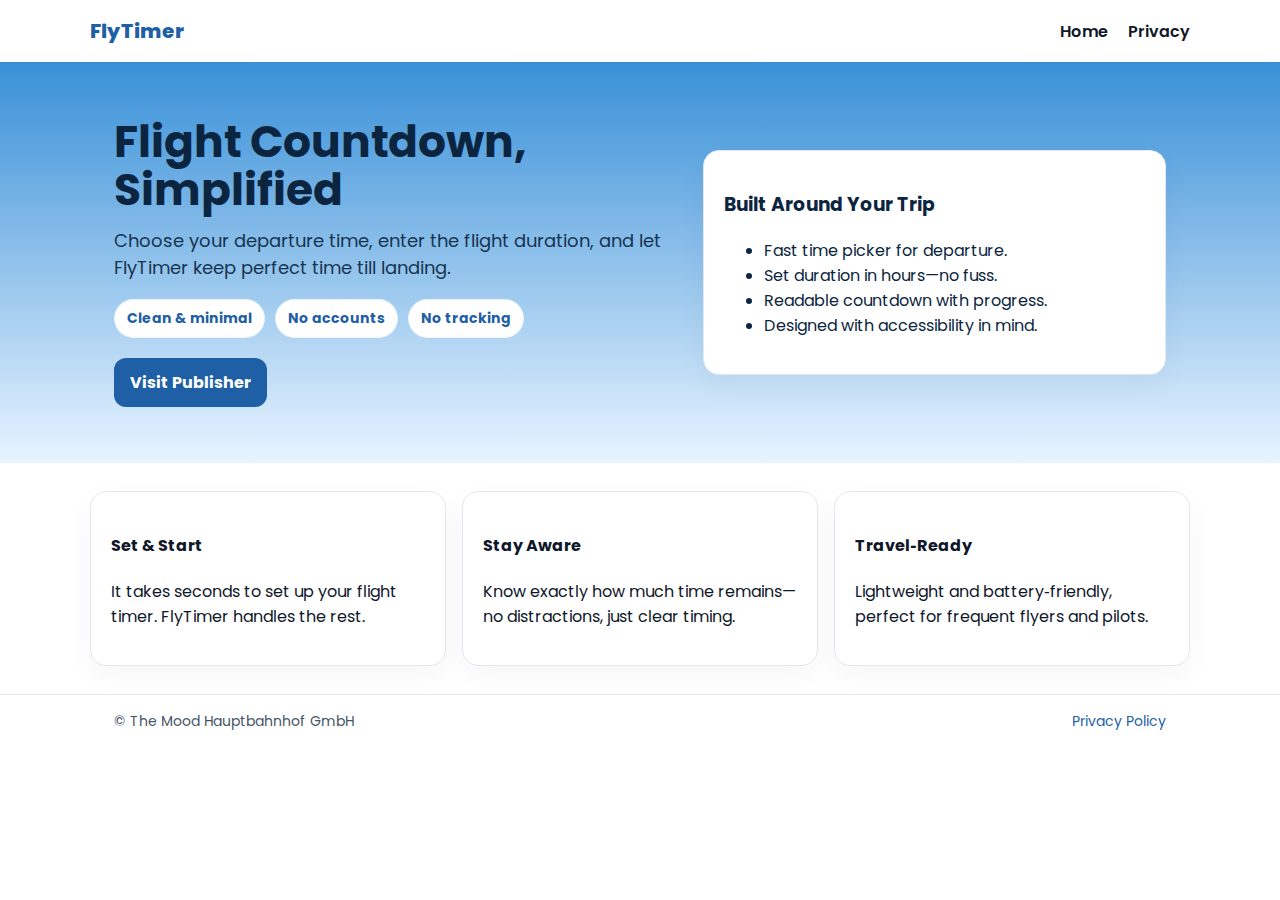
<file: index.html>
<!doctype html>
<html lang="en">
<head>
  <meta charset="utf-8">
  <meta name="viewport" content="width=device-width, initial-scale=1">
  <title>FlyTimer: Flight Countdown App</title>
  <meta name="description" content="FlyTimer: set departure time, add flight hours, and track a clean countdown from takeoff to landing.">
  <link rel="preconnect" href="https://fonts.googleapis.com">
  <link rel="preconnect" href="https://fonts.gstatic.com" crossorigin>
  <link href="https://fonts.googleapis.com/css2?family=Poppins:wght@300;400;600;700;800&display=swap" rel="stylesheet">
  <link rel="stylesheet" href="styles.css">
</head>
<body>
  <header class="container nav">
    <div class="brand">FlyTimer</div>
    <nav>
      <a href="index.html">Home</a>
      <a href="privacy.html">Privacy</a>
    </nav>
  </header>

  <section class="hero">
    <div class="container">
      <div>
        <h1>Flight Countdown, Simplified</h1>
        <p>Choose your departure time, enter the flight duration, and let FlyTimer keep perfect time till landing.</p>
        <div class="badges">
          <span class="badge">Clean &amp; minimal</span>
          <span class="badge">No accounts</span>
          <span class="badge">No tracking</span>
        </div>
        <div style="margin-top:20px">
          <a class="button" href="https://www.brightmoodapps.de/" target="_blank" rel="noopener">Visit Publisher</a>
        </div>
      </div>
      <div class="card">
        <h3>Built Around Your Trip</h3>
        <ul>
          <li>Fast time picker for departure.</li>
          <li>Set duration in hours—no fuss.</li>
          <li>Readable countdown with progress.</li>
          <li>Designed with accessibility in mind.</li>
        </ul>
      </div>
    </div>
  </section>

  <main class="container section">
    <div class="grid">
      <div class="card">
        <h4>Set &amp; Start</h4>
        <p>It takes seconds to set up your flight timer. FlyTimer handles the rest.</p>
      </div>
      <div class="card">
        <h4>Stay Aware</h4>
        <p>Know exactly how much time remains—no distractions, just clear timing.</p>
      </div>
      <div class="card">
        <h4>Travel‑Ready</h4>
        <p>Lightweight and battery‑friendly, perfect for frequent flyers and pilots.</p>
      </div>
    </div>
  </main>

  <footer class="footer">
    <div class="container">
      <div>© The Mood Hauptbahnhof GmbH</div>
      <div>
        <a href="privacy.html">Privacy Policy</a>
      </div>
    </div>
  </footer>
</body>
</html>
</file>
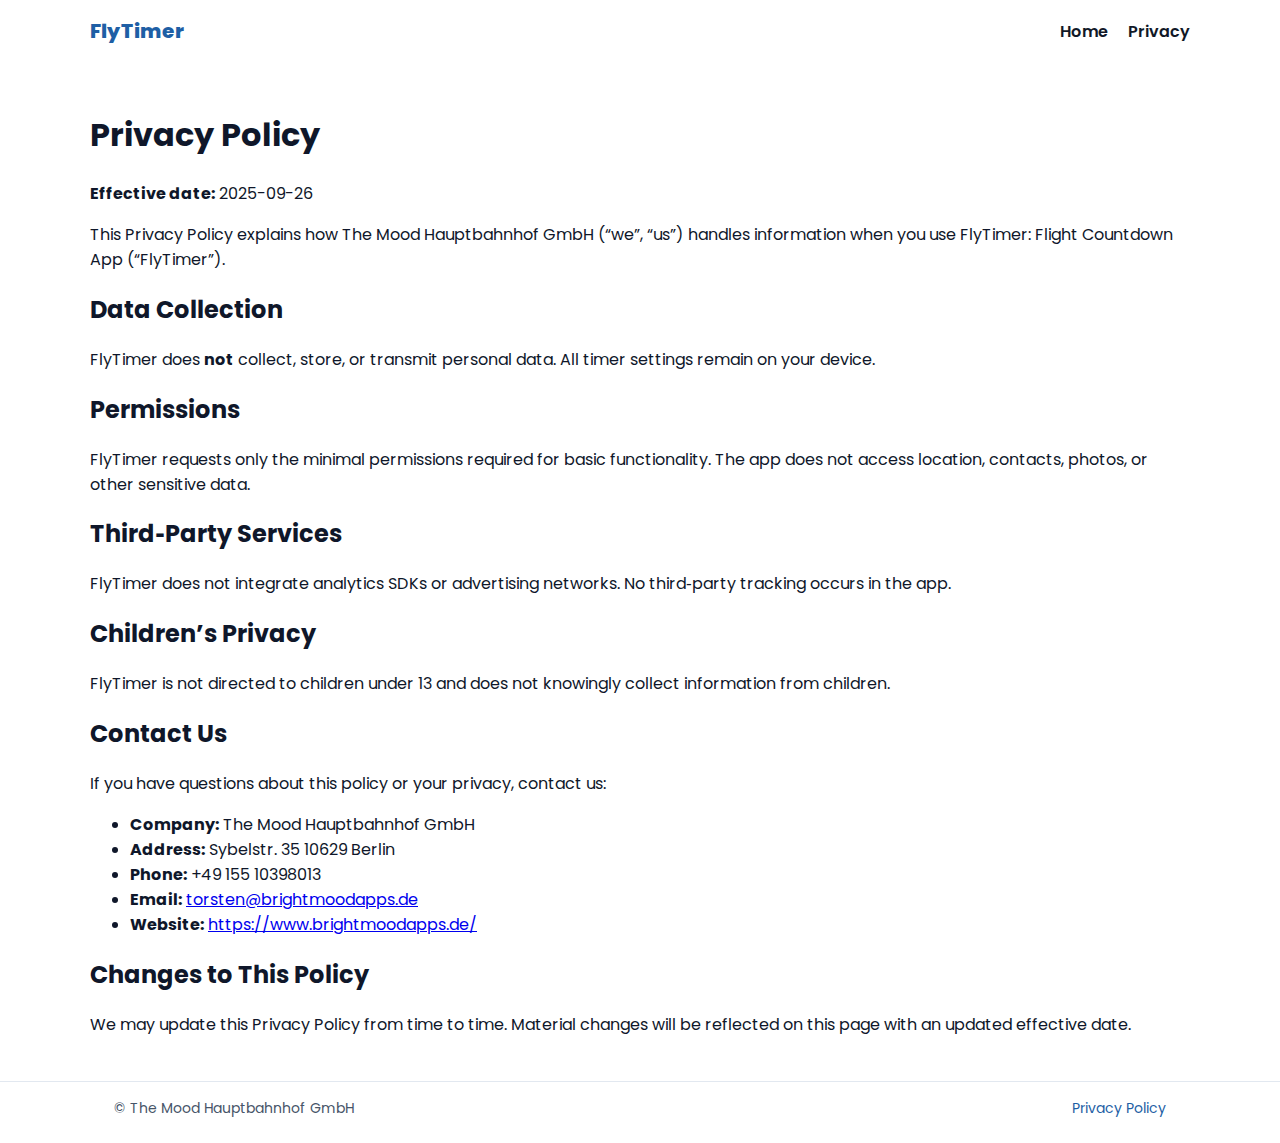
<file: privacy.html>
<!doctype html>
<html lang="en">
<head>
  <meta charset="utf-8">
  <meta name="viewport" content="width=device-width, initial-scale=1">
  <title>Privacy Policy — FlyTimer</title>
  <meta name="description" content="Privacy Policy for FlyTimer: Flight Countdown App">
  <link rel="preconnect" href="https://fonts.googleapis.com">
  <link rel="preconnect" href="https://fonts.gstatic.com" crossorigin>
  <link href="https://fonts.googleapis.com/css2?family=Poppins:wght@300;400;600;700;800&display=swap" rel="stylesheet">
  <link rel="stylesheet" href="styles.css">
</head>
<body>
  <header class="container nav">
    <div class="brand">FlyTimer</div>
    <nav>
      <a href="index.html">Home</a>
      <a href="privacy.html">Privacy</a>
    </nav>
  </header>

  <main class="container section">
    <h1>Privacy Policy</h1>
    <p><strong>Effective date:</strong> 2025-09-26</p>

    <p>This Privacy Policy explains how The Mood Hauptbahnhof GmbH (“we”, “us”) handles information when you use FlyTimer: Flight Countdown App (“FlyTimer”).</p>

    <h2>Data Collection</h2>
    <p>FlyTimer does <strong>not</strong> collect, store, or transmit personal data. All timer settings remain on your device.</p>

    <h2>Permissions</h2>
    <p>FlyTimer requests only the minimal permissions required for basic functionality. The app does not access location, contacts, photos, or other sensitive data.</p>

    <h2>Third‑Party Services</h2>
    <p>FlyTimer does not integrate analytics SDKs or advertising networks. No third‑party tracking occurs in the app.</p>

    <h2>Children’s Privacy</h2>
    <p>FlyTimer is not directed to children under 13 and does not knowingly collect information from children.</p>

    <h2>Contact Us</h2>
    <p>If you have questions about this policy or your privacy, contact us:</p>
    <ul>
      <li><strong>Company:</strong> The Mood Hauptbahnhof GmbH</li>
      <li><strong>Address:</strong> Sybelstr. 35 10629 Berlin</li>
      <li><strong>Phone:</strong> +49 155 10398013</li>
      <li><strong>Email:</strong> <a href="mailto:torsten@brightmoodapps.de">torsten@brightmoodapps.de</a></li>
      <li><strong>Website:</strong> <a href="https://www.brightmoodapps.de/" target="_blank" rel="noopener">https://www.brightmoodapps.de/</a></li>
    </ul>

    <h2>Changes to This Policy</h2>
    <p>We may update this Privacy Policy from time to time. Material changes will be reflected on this page with an updated effective date.</p>
  </main>

  <footer class="footer">
    <div class="container">
      <div>© The Mood Hauptbahnhof GmbH</div>
      <div>
        <a href="privacy.html">Privacy Policy</a>
      </div>
    </div>
  </footer>
</body>
</html>
</file>
<file: styles.css>
:root {
  --blue: #3890D8;
  --blue-dark: #1E5FA5;
  --blue-10: #3890D81A; /* ~10% opacity */
  --text: #0f172a;
  --muted: #475569;
  --bg: #ffffff;
  --surface: #ffffff;
  --border: #e2e8f0;
}
* { box-sizing: border-box; -webkit-font-smoothing: antialiased; -moz-osx-font-smoothing: grayscale; }
html, body { margin:0; padding:0; font-family: "Poppins", system-ui, -apple-system, Segoe UI, Roboto, Arial, sans-serif; color: var(--text); background: var(--bg); }

.container { max-width: 1100px; margin: 0 auto; padding: 24px; }

.nav { display:flex; justify-content:space-between; align-items:center; padding:16px 0; }
.brand { font-weight:800; letter-spacing:.2px; font-size:20px; color: var(--blue-dark); }
.nav a { text-decoration:none; color:#111827; font-weight:600; margin-left:16px; }
.nav a:hover { color: var(--blue-dark); }

.hero { background: linear-gradient(180deg, var(--blue), #E8F4FF); color:#0b2540; }
.hero .container { padding: 56px 24px; display:grid; grid-template-columns: 1.1fr 0.9fr; gap: 24px; align-items:center; }
.hero h1 { font-size:44px; line-height:1.1; margin:0 0 12px; color:#0b2540; }
.hero p { margin:0; font-size:18px; color:#0b2540; opacity:0.9; }
.badges { display:flex; gap:10px; margin-top:18px; flex-wrap:wrap; }
.badge { background:#fff; border:1px solid var(--blue-10); color: var(--blue-dark); padding:8px 12px; border-radius:999px; font-weight:700; font-size:14px; }

.card { border:1px solid var(--border); background:var(--surface); border-radius:16px; padding:20px; box-shadow:0 10px 30px rgba(0,0,0,0.04); }
.grid { display:grid; grid-template-columns: repeat(3, minmax(0,1fr)); gap:16px; }
@media (max-width: 860px) { .hero .container { grid-template-columns: 1fr; } .grid { grid-template-columns: 1fr; } }

.button { display:inline-block; background: var(--blue-dark); color:#fff; padding:12px 16px; border-radius:12px; font-weight:700; text-decoration:none; }
.button:hover { background: var(--blue); }

.section { padding: 28px 0; }
.section h3 { margin-top:0; }

.footer { border-top:1px solid var(--border); }
.footer .container { display:flex; justify-content:space-between; flex-wrap:wrap; gap:8px; color: var(--muted); font-size:14px; padding-top: 16px; padding-bottom: 24px; }
.footer a { color: var(--blue-dark); text-decoration:none; }
.footer a:hover { text-decoration:underline; }
</file>
